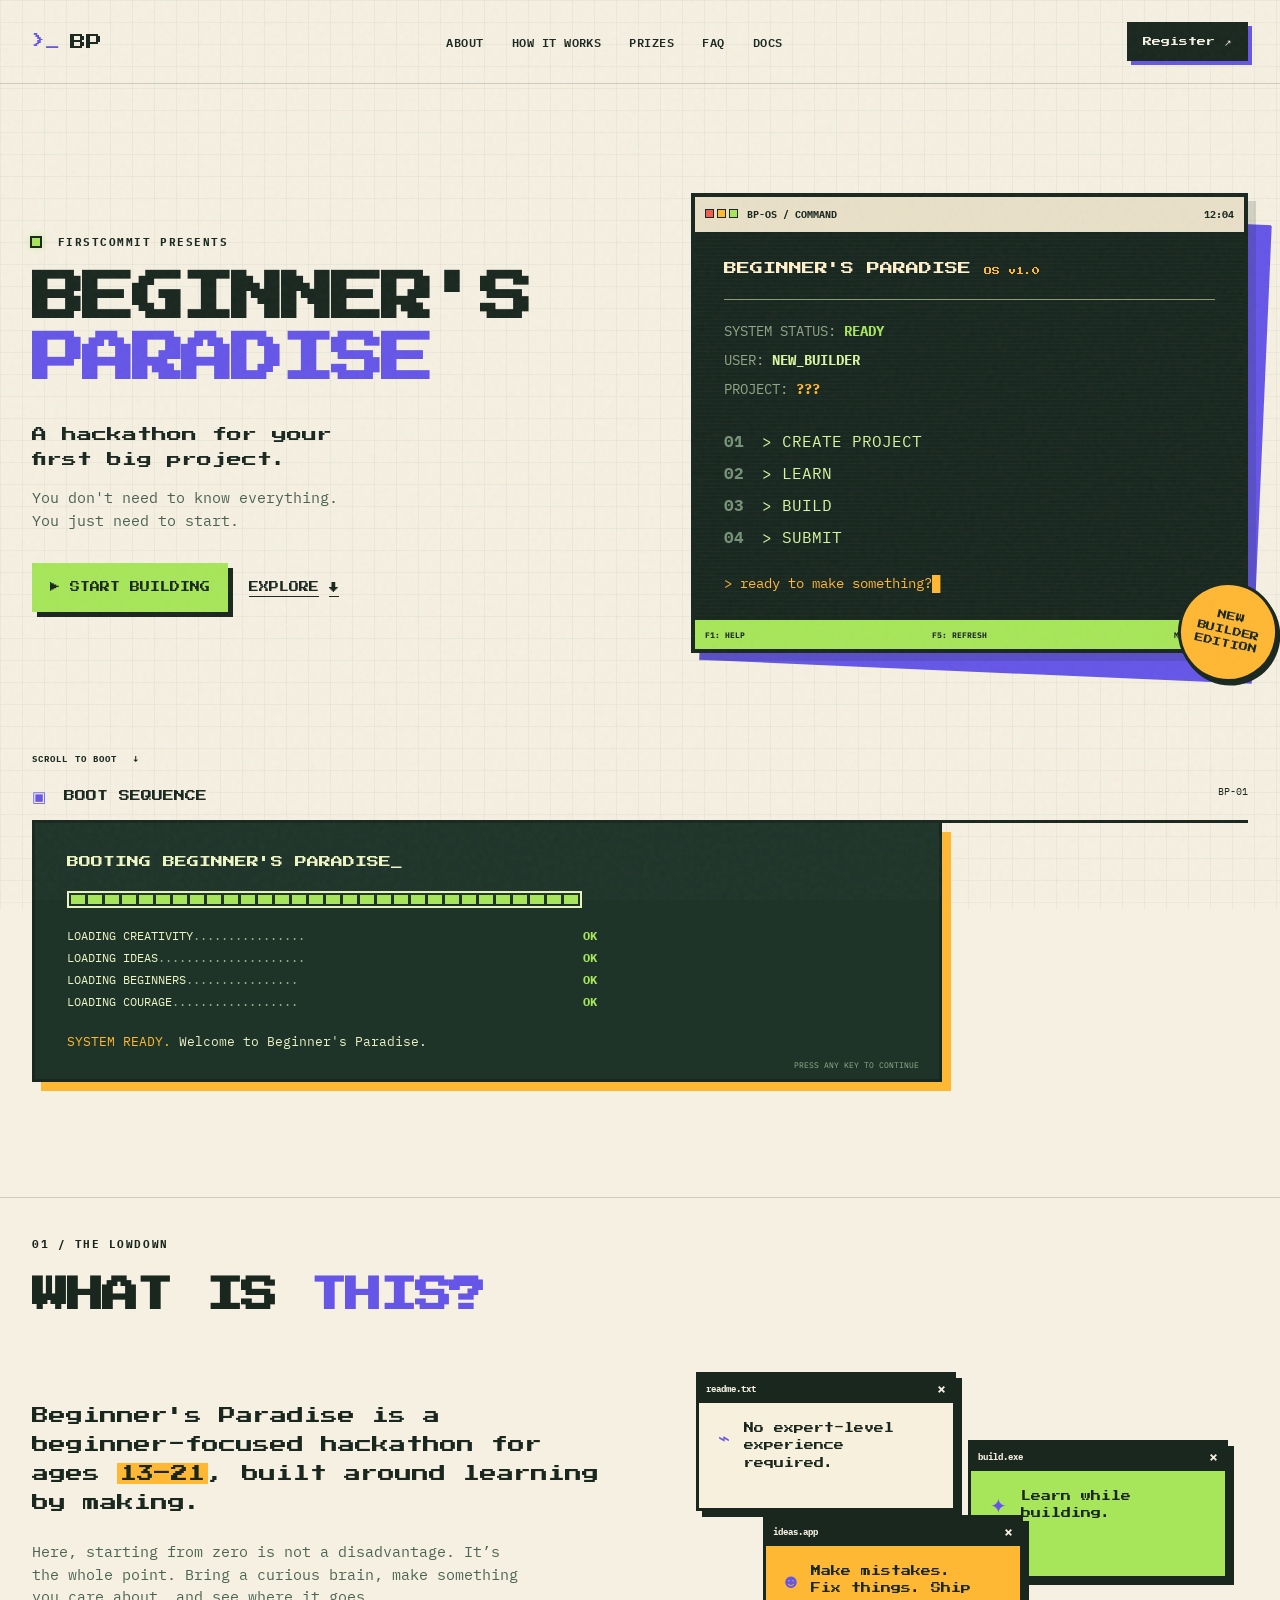
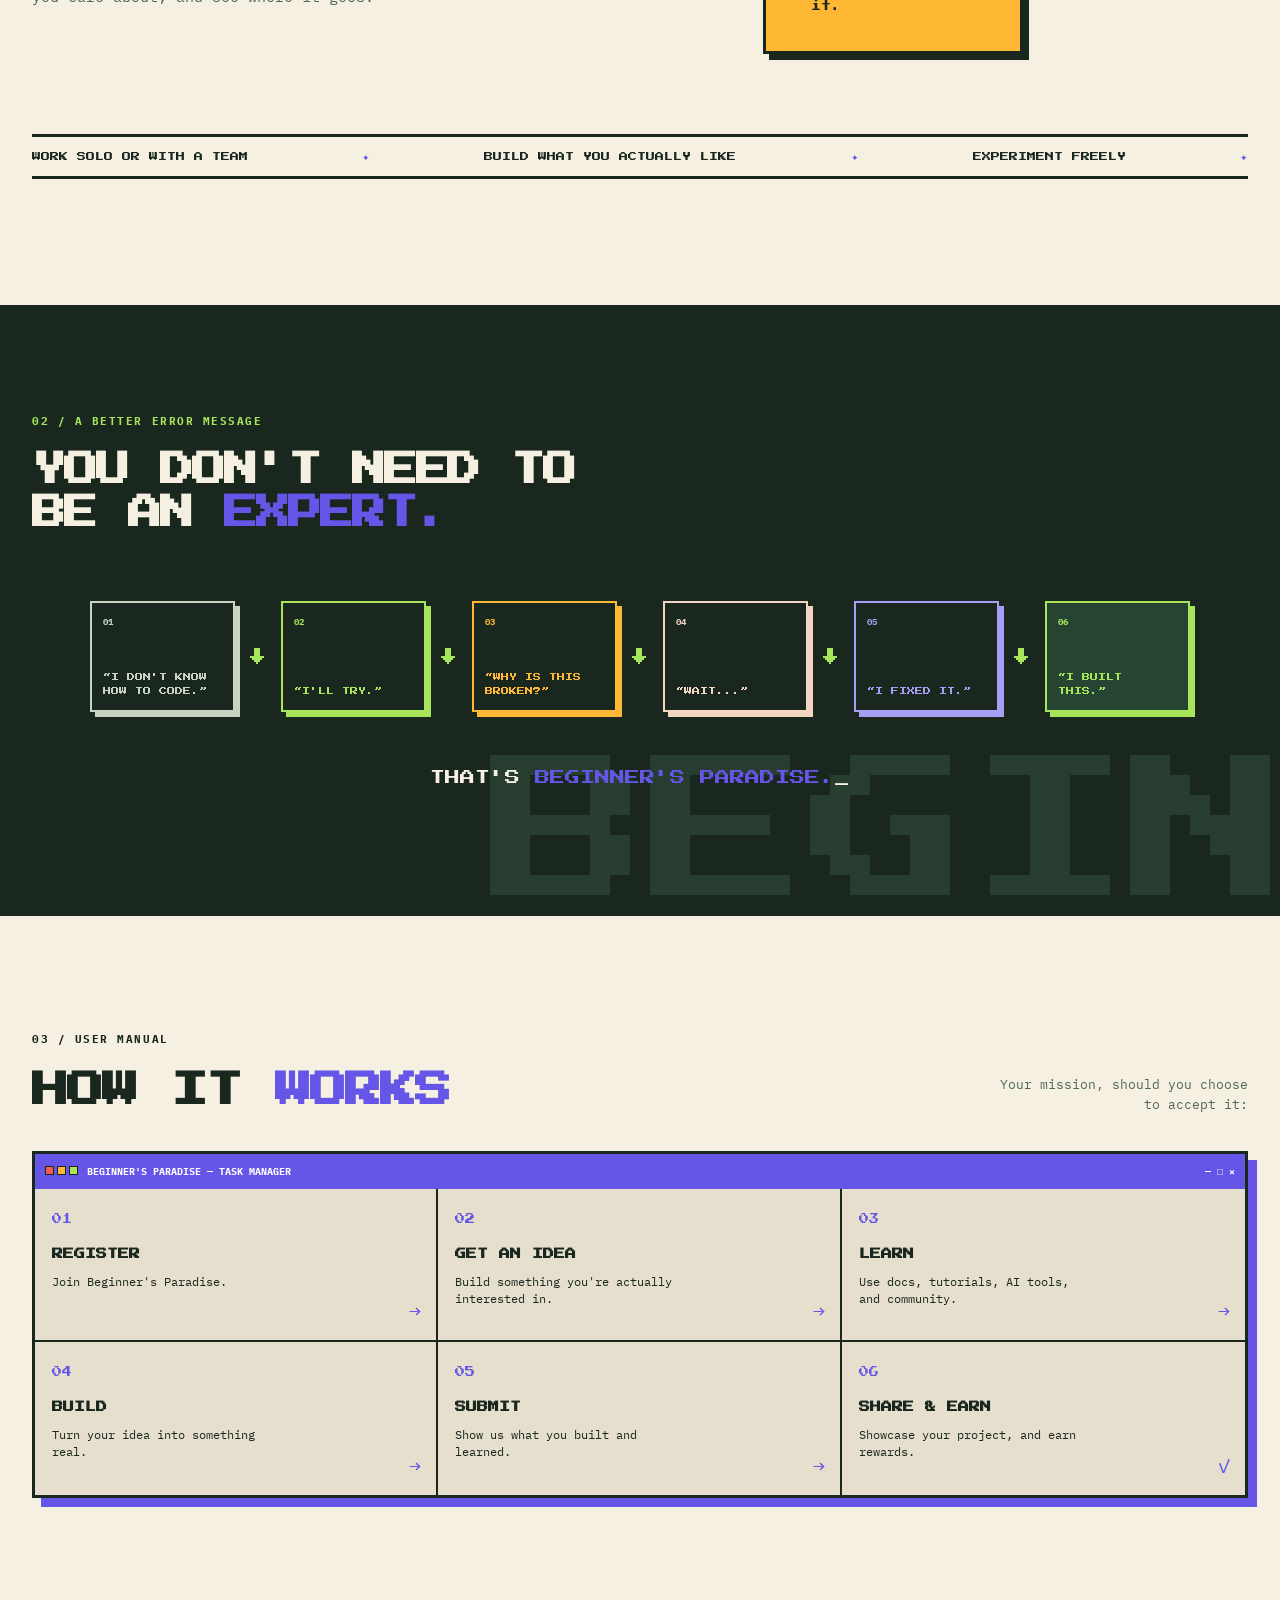
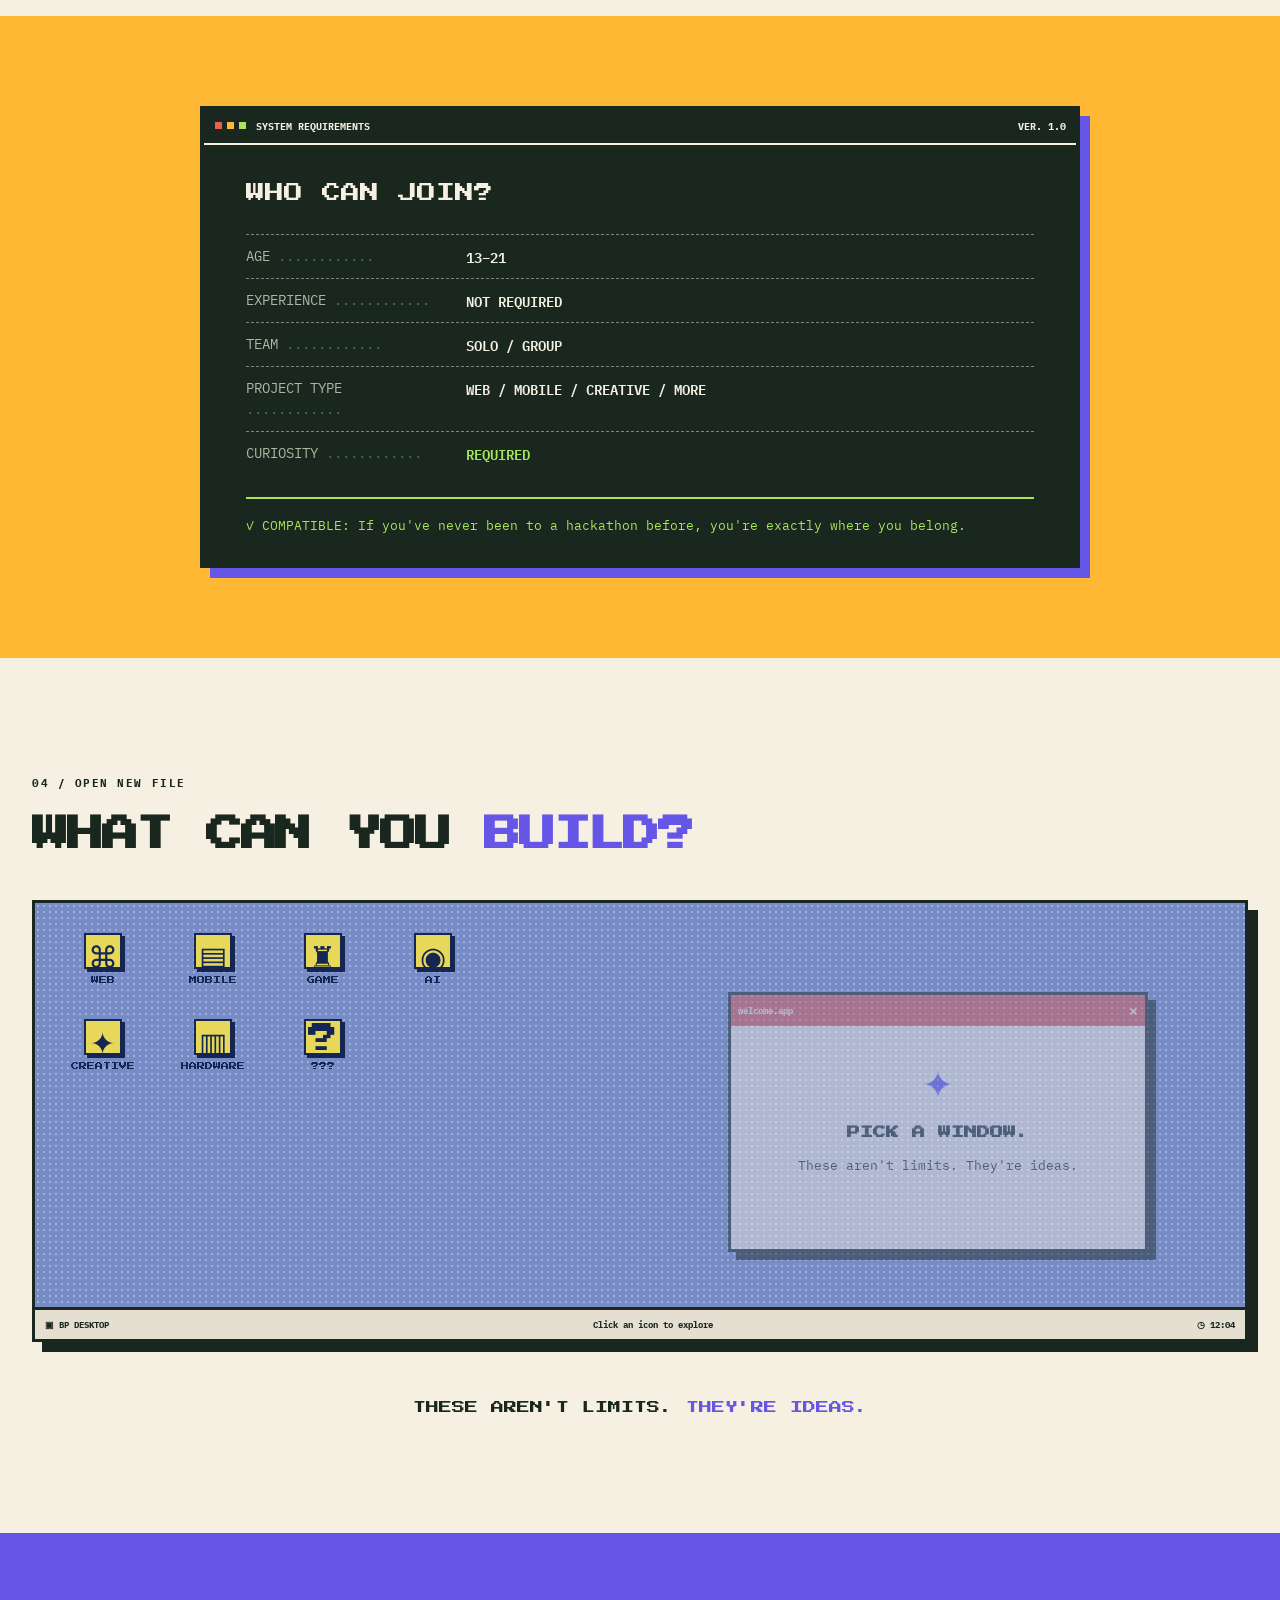
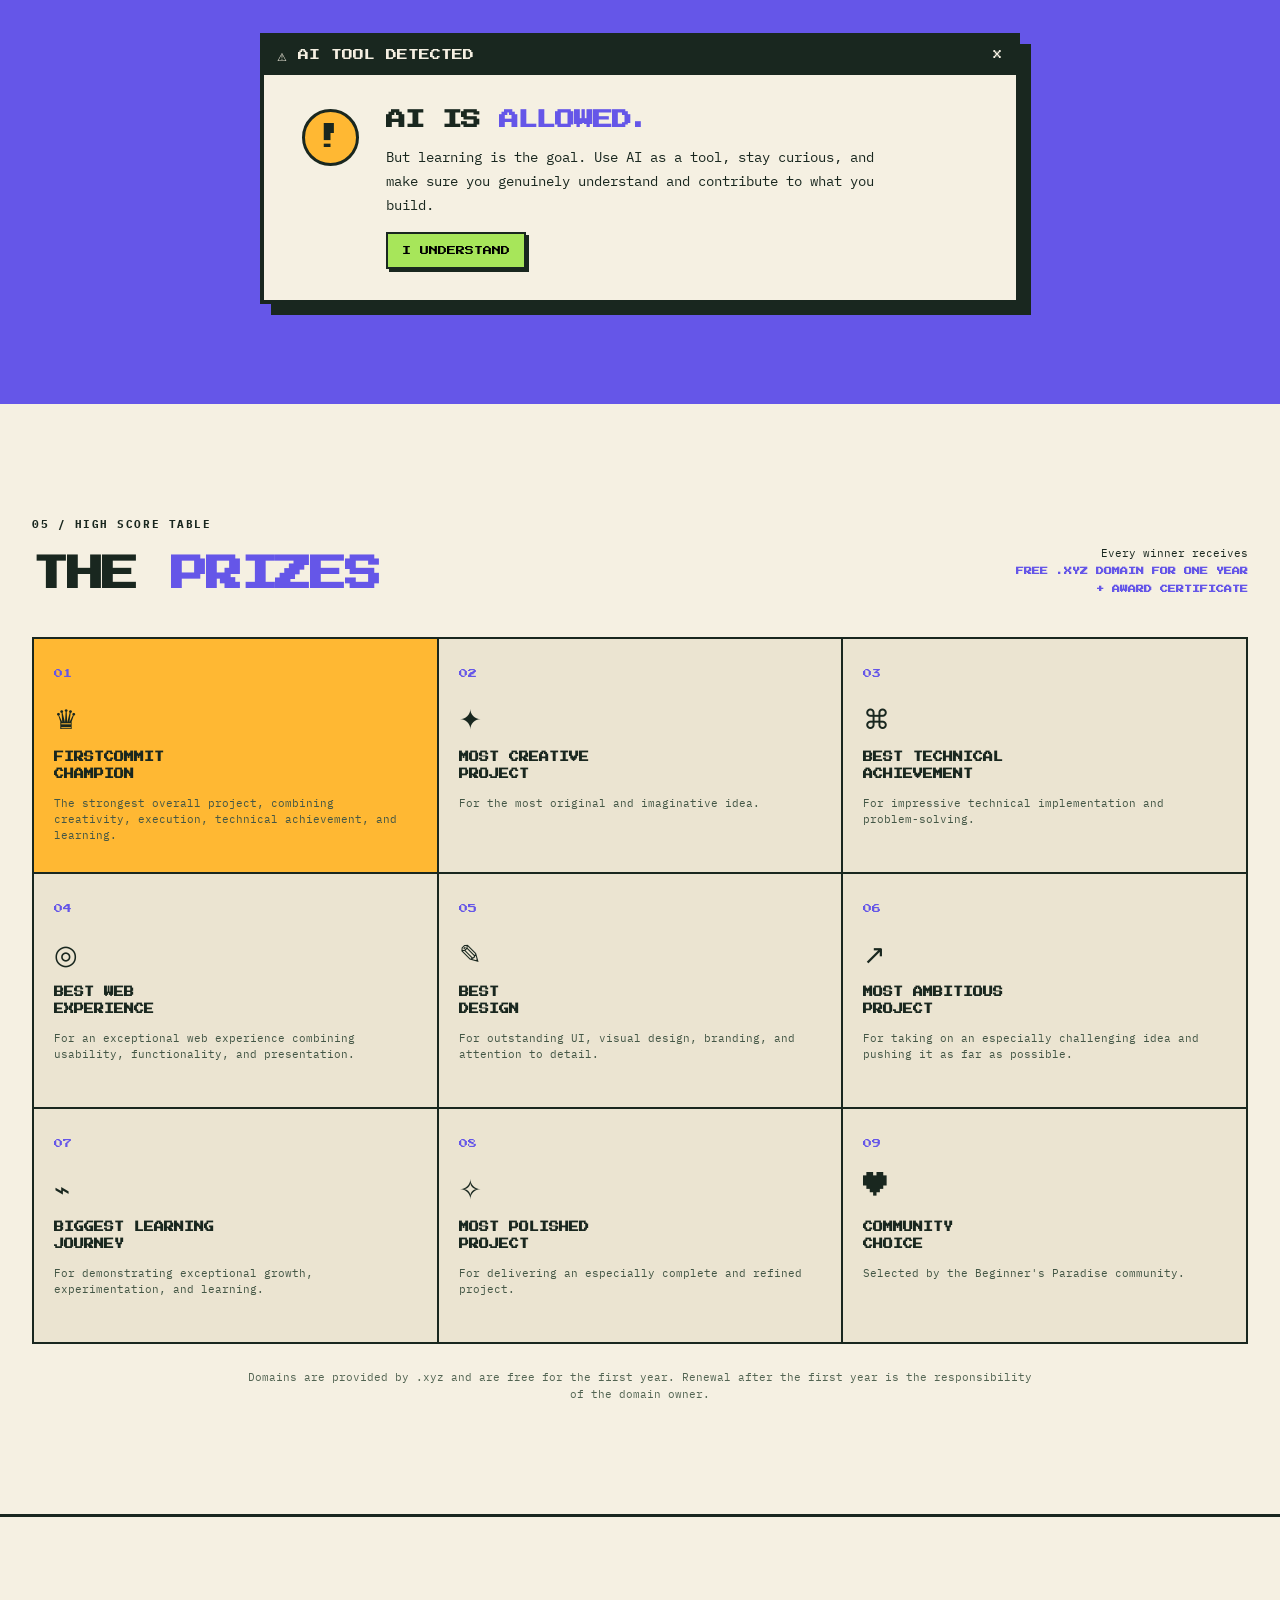
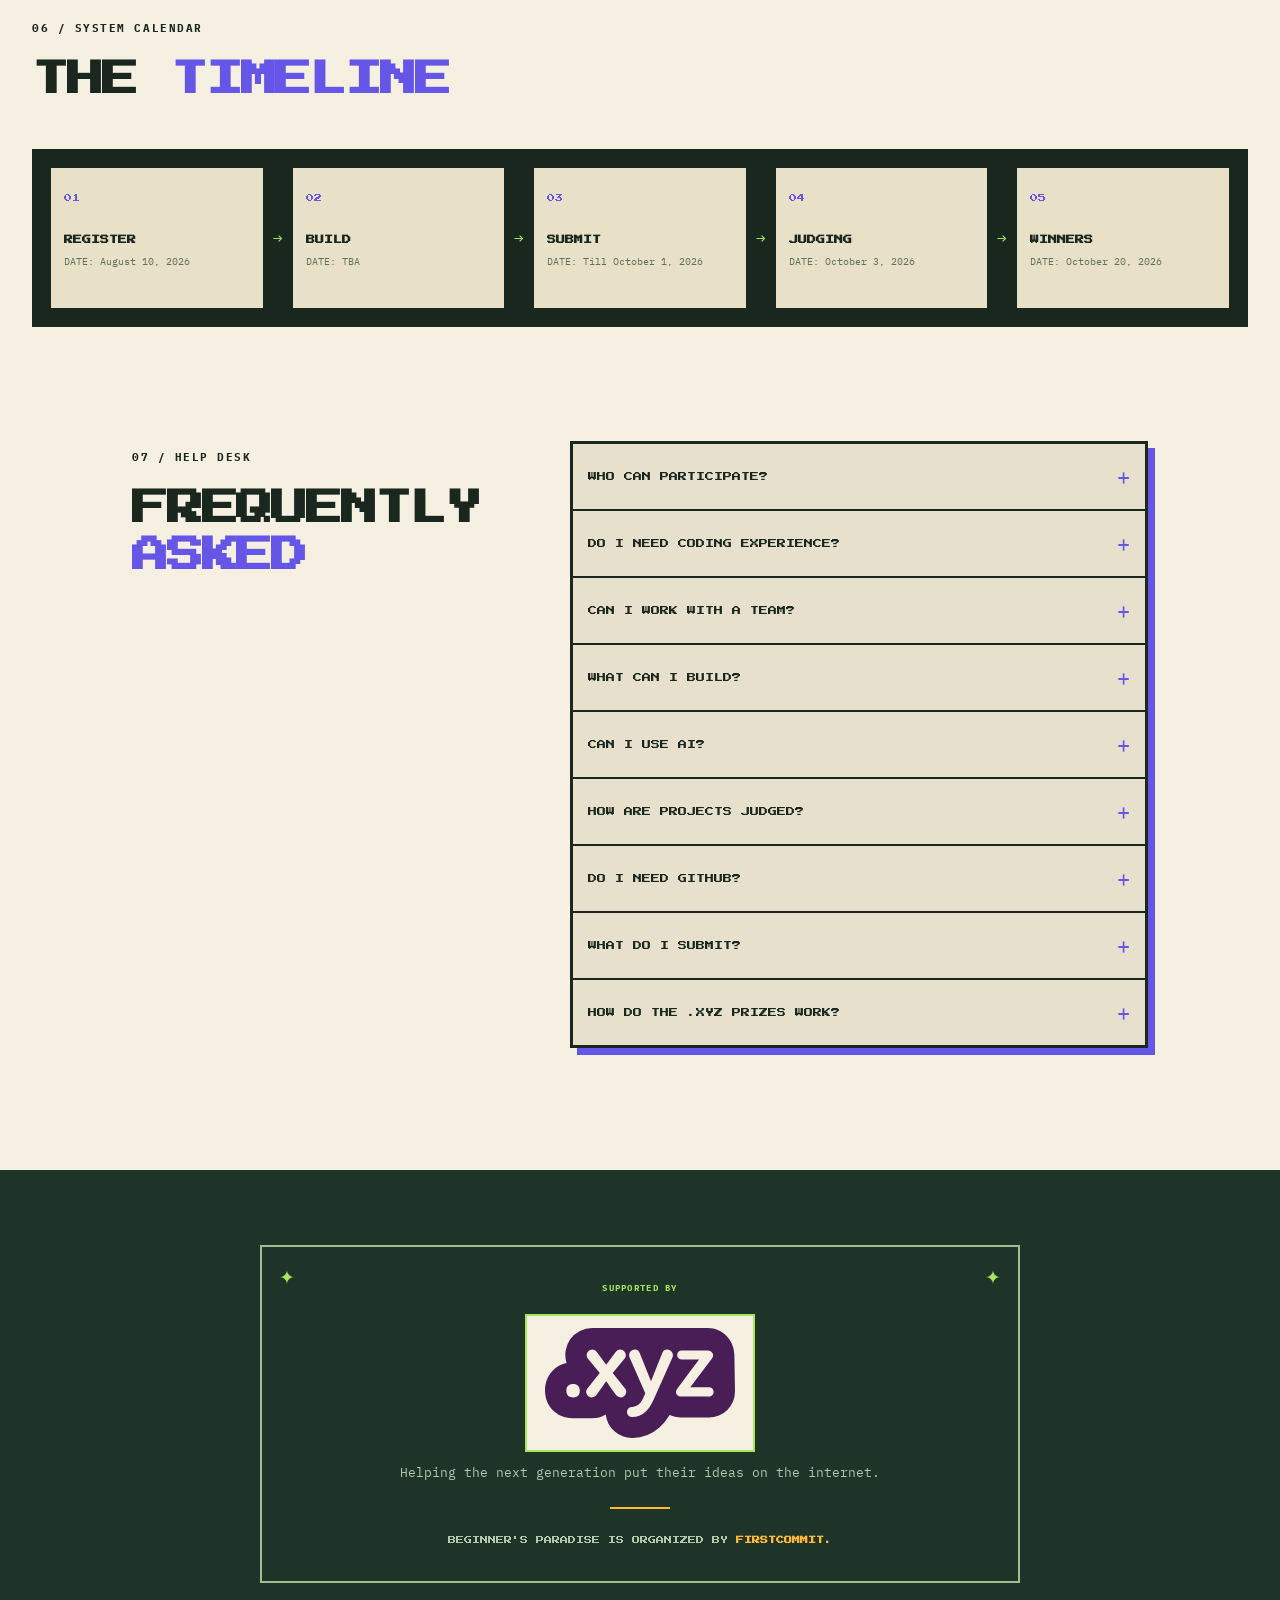
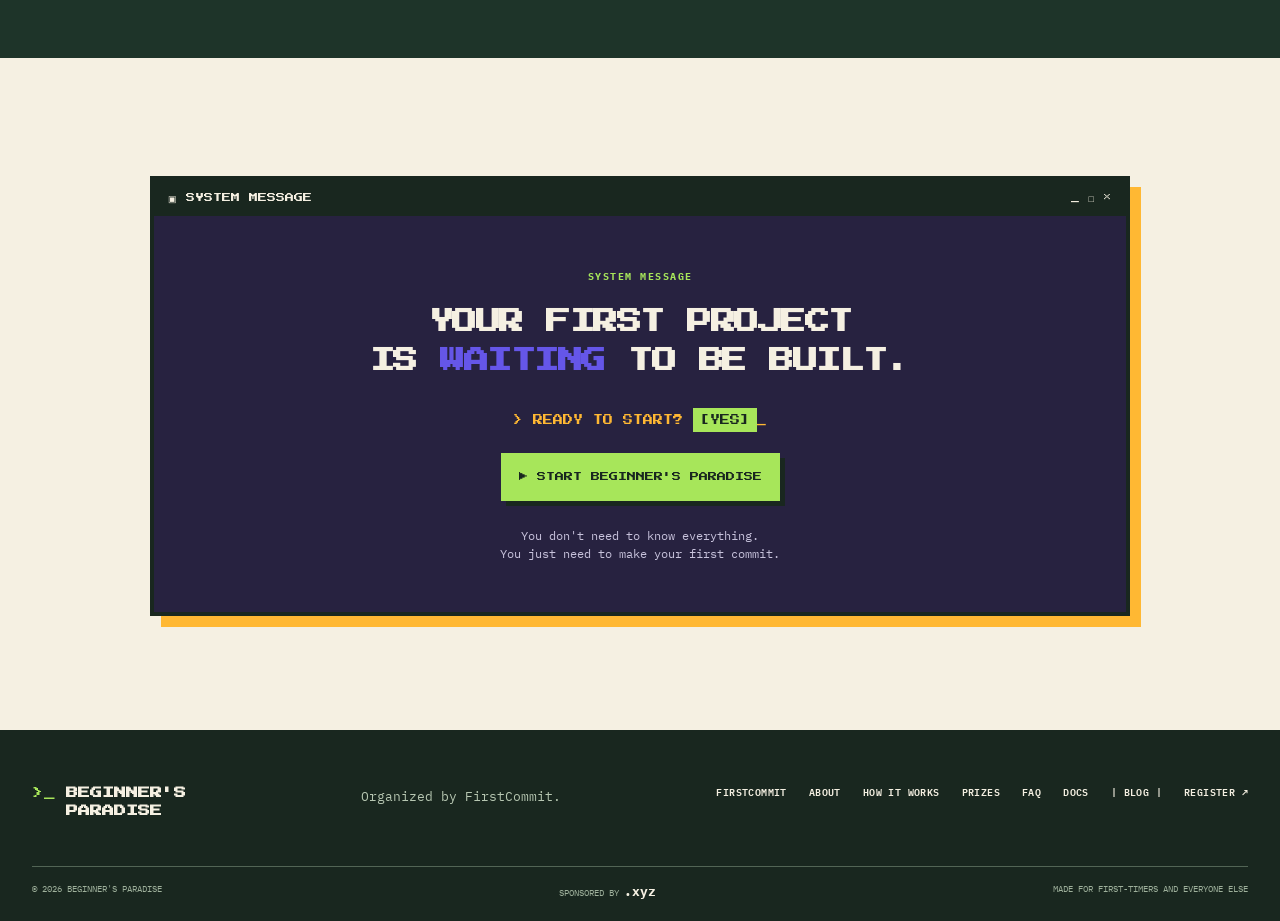
<file: index.html>
<!doctype html>
<html lang="en">
  <head>
    <meta charset="UTF-8" />
    <meta name="viewport" content="width=device-width, initial-scale=1.0" />
    <meta name="description" content="Beginner's Paradise — a hackathon for your first big project." />
    <title>Beginner's Paradise — Build Your First Big Thing</title>
    <link rel="icon" href="assets/favicon.svg" type="image/svg+xml" />
    <link rel="preconnect" href="https://fonts.googleapis.com" />
    <link rel="preconnect" href="https://fonts.gstatic.com" crossorigin />
    <link href="https://fonts.googleapis.com/css2?family=IBM+Plex+Mono:wght@400;500;600;700&family=Press+Start+2P&display=swap" rel="stylesheet" />
    <link rel="stylesheet" href="styles.css" />
    <link rel="stylesheet" href="responsive.css" />
    <link rel="stylesheet" href="sponsor-logo.css" />
  </head>
  <body>
    <div class="site-noise" aria-hidden="true"></div>
    <div class="pixel-grid" aria-hidden="true"></div>

    <header class="topbar">
      <a class="brand-mark" href="#top" aria-label="Beginner's Paradise home">
        <span class="brand-caret">&gt;_</span>
        <span>BP</span>
      </a>
      <nav aria-label="Main navigation">
        <a href="#about">About</a>
        <a href="#how-it-works">How it works</a>
        <a href="#prizes">Prizes</a>
        <a href="#faq">FAQ</a>
        <a href="https://docs.firstcommit.xyz/">Docs</a>
      </nav>
      <a class="nav-register" href="https://firstcommit.devpost.com" target="_blank" rel="noreferrer">Register <span>↗</span></a>
    </header>

    <main id="top">
      <section class="hero section-shell">
        <div class="hero-copy reveal">
          <p class="eyebrow"><span class="led"></span> FIRSTCOMMIT PRESENTS</p>
          <h1>BEGINNER'S<br /><em>PARADISE</em></h1>
          <p class="hero-statement">A hackathon for your<br />first big project.</p>
          <p class="hero-description">You don't need to know everything.<br />You just need to start.</p>
          <div class="hero-actions">
            <a class="button button-primary" href="https://firstcommit.devpost.com" target="_blank" rel="noreferrer"><span>▶</span> Start building</a>
            <a class="button button-ghost" href="#about">Explore <span>↓</span></a>
          </div>
        </div>

        <div class="terminal-wrap reveal delay-1">
          <div class="terminal-shadow"></div>
          <article class="terminal" aria-label="Beginner's Paradise OS terminal">
            <div class="terminal-top">
              <span class="terminal-label"><i></i><i></i><i></i> BP-OS / COMMAND</span>
              <span class="terminal-time">12:04</span>
            </div>
            <div class="terminal-body">
              <p class="terminal-title">BEGINNER'S PARADISE <span>OS v1.0</span></p>
              <div class="terminal-rule"></div>
              <p><span class="muted">SYSTEM STATUS:</span> <strong class="green">READY</strong></p>
              <p><span class="muted">USER:</span> <strong>NEW_BUILDER</strong></p>
              <p><span class="muted">PROJECT:</span> <strong class="amber">???</strong></p>
              <div class="terminal-options" aria-hidden="true">
                <p><b>01</b> &gt; CREATE PROJECT</p>
                <p><b>02</b> &gt; LEARN</p>
                <p><b>03</b> &gt; BUILD</p>
                <p><b>04</b> &gt; SUBMIT</p>
              </div>
              <p class="terminal-prompt"><span>&gt;</span> <span id="terminal-type"></span><span class="cursor">█</span></p>
            </div>
            <div class="terminal-bottom"><span>F1: HELP</span><span>F5: REFRESH</span><span>MEM: 640K OK</span></div>
          </article>
          <div class="terminal-sticker">NEW<br />BUILDER<br />EDITION</div>
        </div>

        <div class="hero-scroll">SCROLL TO BOOT <span>↓</span></div>
      </section>

      <section class="boot section-shell reveal" aria-label="Boot sequence">
        <div class="boot-heading"><span class="square-icon">▣</span> BOOT SEQUENCE <span class="boot-version">BP-01</span></div>
        <div class="boot-content">
          <p class="boot-title">BOOTING BEGINNER'S PARADISE<span class="cursor">_</span></p>
          <div class="progress-track"><div class="progress-fill"></div></div>
          <div class="boot-lines">
            <p><span>LOADING CREATIVITY</span><b>................</b><strong>OK</strong></p>
            <p><span>LOADING IDEAS</span><b>.....................</b><strong>OK</strong></p>
            <p><span>LOADING BEGINNERS</span><b>................</b><strong>OK</strong></p>
            <p><span>LOADING COURAGE</span><b>..................</b><strong>OK</strong></p>
          </div>
          <p class="boot-ready">SYSTEM READY. <span>Welcome to Beginner's Paradise.</span></p>
        </div>
      </section>

      <section id="about" class="about section-shell">
        <div class="section-heading reveal">
          <p class="eyebrow">01 / THE LOWDOWN</p>
          <h2>WHAT IS <em>THIS?</em></h2>
        </div>
        <div class="about-layout">
          <div class="about-intro reveal">
            <p class="large-copy">Beginner's Paradise is a beginner-focused hackathon for ages <mark>13–21</mark>, built around learning by making.</p>
            <p>Here, starting from zero is not a disadvantage. It’s the whole point. Bring a curious brain, make something you care about, and see where it goes.</p>
          </div>
          <div class="window-stack">
            <article class="retro-window window-a reveal delay-1"><div class="window-bar"><span>readme.txt</span><b>×</b></div><div class="window-content"><span class="window-icon">⌁</span><p>No expert-level<br />experience required.</p></div></article>
            <article class="retro-window window-b reveal delay-2"><div class="window-bar"><span>build.exe</span><b>×</b></div><div class="window-content"><span class="window-icon">✦</span><p>Learn while<br />building.</p></div></article>
            <article class="retro-window window-c reveal delay-3"><div class="window-bar"><span>ideas.app</span><b>×</b></div><div class="window-content"><span class="window-icon">☻</span><p>Make mistakes.<br />Fix things. Ship it.</p></div></article>
          </div>
        </div>
        <div class="about-ticker"><span>WORK SOLO OR WITH A TEAM</span><i>✦</i><span>BUILD WHAT YOU ACTUALLY LIKE</span><i>✦</i><span>EXPERIMENT FREELY</span><i>✦</i></div>
      </section>

      <section class="philosophy section-shell">
        <div class="section-heading reveal"><p class="eyebrow">02 / A BETTER ERROR MESSAGE</p><h2>YOU DON'T NEED TO<br />BE AN <em>EXPERT.</em></h2></div>
        <div class="journey reveal">
          <div class="journey-step step-1"><span>01</span><p>“I DON'T KNOW<br />HOW TO CODE.”</p></div><div class="journey-arrow">↓</div>
          <div class="journey-step step-2"><span>02</span><p>“I'LL TRY.”</p></div><div class="journey-arrow">↓</div>
          <div class="journey-step step-3"><span>03</span><p>“WHY IS THIS<br />BROKEN?”</p></div><div class="journey-arrow">↓</div>
          <div class="journey-step step-4"><span>04</span><p>“WAIT...”</p></div><div class="journey-arrow">↓</div>
          <div class="journey-step step-5"><span>05</span><p>“I FIXED IT.”</p></div><div class="journey-arrow">↓</div>
          <div class="journey-step step-6"><span>06</span><p>“I BUILT<br />THIS.”</p></div>
        </div>
        <p class="philosophy-end reveal">THAT'S <em>BEGINNER'S PARADISE.</em><span class="cursor">_</span></p>
      </section>

      <section id="how-it-works" class="how section-shell">
        <div class="how-top"><div class="section-heading reveal"><p class="eyebrow">03 / USER MANUAL</p><h2>HOW IT <em>WORKS</em></h2></div><p class="how-note reveal">Your mission, should you choose<br />to accept it:</p></div>
        <div class="os-panel reveal">
          <div class="os-titlebar"><span><i></i><i></i><i></i> BEGINNER'S PARADISE — TASK MANAGER</span><b>— □ ×</b></div>
          <div class="os-steps">
            <article><span class="step-num">01</span><div><h3>REGISTER</h3><p>Join Beginner's Paradise.</p></div><i>→</i></article>
            <article><span class="step-num">02</span><div><h3>GET AN IDEA</h3><p>Build something you're actually interested in.</p></div><i>→</i></article>
            <article><span class="step-num">03</span><div><h3>LEARN</h3><p>Use docs, tutorials, AI tools, and community.</p></div><i>→</i></article>
            <article><span class="step-num">04</span><div><h3>BUILD</h3><p>Turn your idea into something real.</p></div><i>→</i></article>
            <article><span class="step-num">05</span><div><h3>SUBMIT</h3><p>Show us what you built and learned.</p></div><i>→</i></article>
            <article><span class="step-num">06</span><div><h3>SHARE & EARN</h3><p>Showcase your project, and earn rewards.</p></div><i>✓</i></article>
          </div>
        </div>
      </section>

      <section class="requirements section-shell">
        <div class="requirements-terminal reveal"><div class="terminal-top"><span class="terminal-label"><i></i><i></i><i></i> SYSTEM REQUIREMENTS</span><span>VER. 1.0</span></div><div class="requirements-body"><p class="requirements-heading">WHO CAN JOIN?</p><dl><div><dt>AGE</dt><dd>13–21</dd></div><div><dt>EXPERIENCE</dt><dd>NOT REQUIRED</dd></div><div><dt>TEAM</dt><dd>SOLO / GROUP</dd></div><div><dt>PROJECT TYPE</dt><dd>WEB / MOBILE / CREATIVE / MORE</dd></div><div><dt>CURIOSITY</dt><dd class="required">REQUIRED</dd></div></dl><p class="requirements-result">✓ COMPATIBLE: If you've never been to a hackathon before, you're exactly where you belong.</p></div></div>
      </section>

      <section class="build section-shell">
        <div class="section-heading reveal"><p class="eyebrow">04 / OPEN NEW FILE</p><h2>WHAT CAN YOU <em>BUILD?</em></h2></div>
        <div class="desktop reveal">
          <div class="desktop-icons">
            <button data-app="web"><span>⌘</span>WEB</button><button data-app="mobile"><span>▤</span>MOBILE</button><button data-app="game"><span>♜</span>GAME</button><button data-app="ai"><span>◉</span>AI</button><button data-app="creative"><span>✦</span>CREATIVE</button><button data-app="hardware"><span>▥</span>HARDWARE</button><button data-app="unknown"><span>?</span>???</button>
          </div>
          <div class="app-window" id="app-window"><div class="window-bar"><span id="app-name">welcome.app</span><b id="close-app">×</b></div><div class="app-inner"><div class="app-art">✦</div><h3 id="app-title">PICK A WINDOW.</h3><p id="app-copy">These aren't limits. They're ideas.</p></div></div>
          <div class="desktop-status"><span>▣ BP DESKTOP</span><span>Click an icon to explore</span><span>◷ 12:04</span></div>
        </div>
        <p class="build-end reveal">THESE AREN'T LIMITS. <em>THEY'RE IDEAS.</em></p>
      </section>

      <section class="ai section-shell">
        <div class="dialog reveal"><div class="dialog-title"><span>⚠ AI TOOL DETECTED</span><b>×</b></div><div class="dialog-content"><div class="warning-icon">!</div><div><h2>AI IS <em>ALLOWED.</em></h2><p>But learning is the goal. Use AI as a tool, stay curious, and make sure you genuinely understand and contribute to what you build.</p><button class="dialog-button" type="button">I UNDERSTAND</button></div></div></div>
      </section>

      <section id="prizes" class="prizes section-shell">
        <div class="prizes-head reveal"><div class="section-heading"><p class="eyebrow">05 / HIGH SCORE TABLE</p><h2>THE <em>PRIZES</em></h2></div><p>Every winner receives<br /><strong>FREE .XYZ DOMAIN FOR ONE YEAR<br />+ AWARD CERTIFICATE</strong></p></div>
        <div class="award-grid">
          <article class="award gold reveal"><span class="award-rank">01</span><span class="award-icon">♛</span><h3>FIRSTCOMMIT<br />CHAMPION</h3><p>The strongest overall project, combining creativity, execution, technical achievement, and learning.</p></article>
          <article class="award reveal delay-1"><span class="award-rank">02</span><span class="award-icon">✦</span><h3>MOST CREATIVE<br />PROJECT</h3><p>For the most original and imaginative idea.</p></article>
          <article class="award reveal delay-2"><span class="award-rank">03</span><span class="award-icon">⌘</span><h3>BEST TECHNICAL<br />ACHIEVEMENT</h3><p>For impressive technical implementation and problem-solving.</p></article>
          <article class="award reveal"><span class="award-rank">04</span><span class="award-icon">◎</span><h3>BEST WEB<br />EXPERIENCE</h3><p>For an exceptional web experience combining usability, functionality, and presentation.</p></article>
          <article class="award reveal delay-1"><span class="award-rank">05</span><span class="award-icon">✎</span><h3>BEST<br />DESIGN</h3><p>For outstanding UI, visual design, branding, and attention to detail.</p></article>
          <article class="award reveal delay-2"><span class="award-rank">06</span><span class="award-icon">↗</span><h3>MOST AMBITIOUS<br />PROJECT</h3><p>For taking on an especially challenging idea and pushing it as far as possible.</p></article>
          <article class="award reveal"><span class="award-rank">07</span><span class="award-icon">⌁</span><h3>BIGGEST LEARNING<br />JOURNEY</h3><p>For demonstrating exceptional growth, experimentation, and learning.</p></article>
          <article class="award reveal delay-1"><span class="award-rank">08</span><span class="award-icon">✧</span><h3>MOST POLISHED<br />PROJECT</h3><p>For delivering an especially complete and refined project.</p></article>
          <article class="award reveal delay-2"><span class="award-rank">09</span><span class="award-icon">♥</span><h3>COMMUNITY<br />CHOICE</h3><p>Selected by the Beginner's Paradise community.</p></article>
        </div>
        <p class="prize-note">Domains are provided by .xyz and are free for the first year. Renewal after the first year is the responsibility of the domain owner.</p>
      </section>

      <section class="timeline section-shell">
        <div class="section-heading reveal"><p class="eyebrow">06 / SYSTEM CALENDAR</p><h2>THE <em>TIMELINE</em></h2></div>
        <div class="timeline-track reveal"><article><span>01</span><h3>REGISTER</h3><p>DATE: August 10, 2026</p></article><i>→</i><article><span>02</span><h3>BUILD</h3><p>DATE: TBA</p></article><i>→</i><article><span>03</span><h3>SUBMIT</h3><p>DATE: Till October 1, 2026</p></article><i>→</i><article><span>04</span><h3>JUDGING</h3><p>DATE: October 3, 2026</p></article><i>→</i><article><span>05</span><h3>WINNERS</h3><p>DATE: October 20, 2026</p></article></div>
      </section>

      <section id="faq" class="faq section-shell">
        <div class="section-heading reveal"><p class="eyebrow">07 / HELP DESK</p><h2>FREQUENTLY<br /><em>ASKED</em></h2></div>
        <div class="faq-list reveal">
          <details><summary>WHO CAN PARTICIPATE?<span>+</span></summary><p>Beginner's Paradise is for ages 13–21. Beginners are especially welcome.</p></details>
          <details><summary>DO I NEED CODING EXPERIENCE?<span>+</span></summary><p>No. Come ready to learn, experiment, and ask questions as you build.</p></details>
          <details><summary>CAN I WORK WITH A TEAM?<span>+</span></summary><p>Yes — you can build solo or collaborate with a group.</p></details>
          <details><summary>WHAT CAN I BUILD?<span>+</span></summary><p>Websites, apps, games, AI projects, creative experiments, hardware, or something entirely new.</p></details>
          <details><summary>CAN I USE AI?<span>+</span></summary><p>Yes. AI tools are allowed, but you should genuinely understand and contribute to your project.</p></details>
          <details><summary>HOW ARE PROJECTS JUDGED?<span>+</span></summary><p>Projects are recognized across creativity, execution, technical achievement, design, learning, and polish.</p></details>
          <details><summary>DO I NEED GITHUB?<span>+</span></summary><p>Not necessarily. Use the tools that help you build and clearly share what you made.</p></details>
          <details><summary>WHAT DO I SUBMIT?<span>+</span></summary><p>Submit your project along with a clear explanation of what you built and what you learned.</p></details>
          <details><summary>HOW DO THE .XYZ PRIZES WORK?<span>+</span></summary><p>Winners receive a free .xyz domain for one year and an award certificate. Renewal after the first year is the domain owner’s responsibility.</p></details>
        </div>
      </section>

      <section class="sponsor section-shell"><div class="sponsor-panel reveal"><p class="eyebrow">SUPPORTED BY</p><img class="xyz-logo" src="assets/xyz-logo.svg" alt=".xyz" /><p>Helping the next generation put their ideas on the internet.</p><div class="sponsor-divider"></div><p class="organized">BEGINNER'S PARADISE IS ORGANIZED BY <strong>FIRSTCOMMIT.</strong></p></div></section>

      <section class="final-cta section-shell"><div class="shutdown reveal"><div class="shutdown-bar"><span>▣ SYSTEM MESSAGE</span><span>_ □ ×</span></div><div class="shutdown-content"><p class="system-label">SYSTEM MESSAGE</p><h2>YOUR FIRST PROJECT<br />IS <em>WAITING</em> TO BE BUILT.</h2><p class="ready-line">&gt; READY TO START? <span>[YES]</span><span class="cursor">_</span></p><a class="button button-primary" href="https://firstcommit.devpost.com" target="_blank" rel="noreferrer">▶ Start Beginner's Paradise</a><p class="final-small">You don't need to know everything.<br />You just need to make your first commit.</p></div></div></section>
    </main>

    <footer>
      <div class="footer-brand">
        <span>&gt;_</span><strong>BEGINNER'S<br />PARADISE</strong>
      </div>
        <p>Organized by FirstCommit.</p>
        <div class="footer-links">
          <a href="https://firstcommit.xyz" target="_blank">FirstCommit</a>
          <a href="#about">About</a>
          <a href="#how-it-works">How It Works</a>
          <a href="#prizes">Prizes</a>
          <a href="#faq">FAQ</a>
          <a href="https://docs.firstcommit.xyz/">Docs</a>
          <a href="https://blog.firstcommit.xyz/" target="_blank">| Blog | </a>
          <a href="https://firstcommit.devpost.com" target="_blank" rel="noreferrer">Register ↗</a>
        </div>
        <div class="footer-bottom">
          <span>© 2026 BEGINNER'S PARADISE</span>
          <span>SPONSORED BY <b>.xyz</b></span>
          <span>MADE FOR FIRST-TIMERS AND EVERYONE ELSE</span>
        </div>
        </footer>
    <script src="script.js"></script>
  </body>
</html>
</file>
<file: styles.css>
:root{--ink:#19271f;--paper:#f5f0e2;--cream:#e9e0c8;--green:#a7e65a;--deep-green:#1e3429;--amber:#ffb833;--violet:#6556e8;--purple:#39317b;--red:#f15c51;--line:#1d3025;--mono:'IBM Plex Mono',monospace;--pixel:'Press Start 2P',monospace}*{box-sizing:border-box}html{scroll-behavior:smooth}body{margin:0;background:var(--paper);color:var(--ink);font-family:var(--mono);font-size:16px;line-height:1.5;overflow-x:hidden}.site-noise{position:fixed;inset:0;opacity:.05;pointer-events:none;z-index:20;background-image:url("data:image/svg+xml,%3Csvg viewBox='0 0 180 180' xmlns='http://www.w3.org/2000/svg'%3E%3Cfilter id='n'%3E%3CfeTurbulence type='fractalNoise' baseFrequency='.9' numOctaves='4' stitchTiles='stitch'/%3E%3C/filter%3E%3Crect width='100%25' height='100%25' filter='url(%23n)' opacity='.85'/%3E%3C/svg%3E")}.pixel-grid{background-image:linear-gradient(rgba(25,39,31,.04) 1px,transparent 1px),linear-gradient(90deg,rgba(25,39,31,.04) 1px,transparent 1px);background-size:22px 22px;position:absolute;inset:0 0 auto;height:910px;pointer-events:none}.topbar{height:84px;display:flex;align-items:center;justify-content:space-between;max-width:1280px;margin:auto;padding:0 32px;border-bottom:1px solid rgba(25,39,31,.18);position:relative;z-index:2}.brand-mark{color:var(--ink);text-decoration:none;font-family:var(--pixel);font-size:16px;display:flex;gap:10px;align-items:center}.brand-caret{color:var(--violet);font-size:14px}.topbar nav{display:flex;gap:28px}.topbar nav a,.footer-links a{color:var(--ink);font-size:12px;font-weight:600;text-decoration:none;text-transform:uppercase;letter-spacing:.04em}.topbar nav a:hover,.footer-links a:hover{color:var(--violet)}.nav-register{font-family:var(--pixel);font-size:9px;text-decoration:none;color:var(--paper);background:var(--ink);padding:13px 16px;box-shadow:4px 4px 0 var(--violet)}.nav-register:hover{transform:translate(2px,2px);box-shadow:2px 2px 0 var(--violet)}.section-shell{max-width:1280px;margin:0 auto;padding-left:32px;padding-right:32px}.hero{display:grid;grid-template-columns:1.05fr .95fr;min-height:700px;gap:44px;align-items:center;position:relative;padding-top:60px;padding-bottom:82px}.eyebrow{font-size:11px;font-weight:700;letter-spacing:.14em;margin:0 0 19px;text-transform:uppercase}.led{display:inline-block;width:8px;height:8px;background:var(--green);box-shadow:0 0 0 2px var(--ink),0 0 8px var(--green);margin-right:9px}.hero h1,.section-heading h2,.dialog h2,.shutdown h2{font-family:var(--pixel);font-size:53px;line-height:1.15;letter-spacing:-.06em;margin:0}.hero h1 em,.section-heading em,.dialog em,.shutdown em,.philosophy-end em,.build-end em{font-style:normal;color:var(--violet)}.hero-statement{font-family:var(--pixel);font-size:15px;line-height:1.65;margin:32px 0 15px}.hero-description{font-size:15px;margin:0;color:#496050}.hero-actions{display:flex;gap:13px;margin-top:31px;align-items:center}.button{font-family:var(--pixel);font-size:10px;text-decoration:none;text-transform:uppercase;padding:17px 18px;display:inline-flex;align-items:center;gap:10px;transition:transform .15s,box-shadow .15s;border:none;cursor:pointer}.button-primary{color:var(--ink);background:var(--green);box-shadow:5px 5px 0 var(--ink)}.button-primary:hover{transform:translate(3px,3px);box-shadow:2px 2px 0 var(--ink)}.button-ghost{color:var(--ink);padding:16px 8px;text-decoration:underline;text-underline-offset:4px}.terminal-wrap{position:relative}.terminal-shadow{position:absolute;inset:20px -14px -18px 18px;background:var(--violet);transform:rotate(2.5deg);z-index:-1}.terminal{background:#17261e;color:#d9f6a2;border:4px solid var(--ink);box-shadow:8px 8px 0 rgba(25,39,31,.16);font-size:14px}.terminal-top,.terminal-bottom,.os-titlebar,.window-bar{background:var(--cream);color:var(--ink);min-height:35px;padding:8px 10px;display:flex;justify-content:space-between;align-items:center;font-size:10px;font-weight:700}.terminal-top i,.os-titlebar i{display:inline-block;width:9px;height:9px;margin-right:3px;background:var(--red);border:1px solid var(--ink)}.terminal-top i:nth-child(2),.os-titlebar i:nth-child(2){background:var(--amber)}.terminal-top i:nth-child(3),.os-titlebar i:nth-child(3){background:var(--green)}.terminal-body{padding:27px 29px 18px;min-height:359px;background:repeating-linear-gradient(0deg,rgba(255,255,255,.022),rgba(255,255,255,.022) 1px,transparent 1px,transparent 4px)}.terminal-body p{margin:0 0 8px}.terminal-title{font-family:var(--pixel);font-size:13px;color:#fff0ca}.terminal-title span{font-size:8px;color:var(--amber)}.terminal-rule{height:1px;background:#8c9d72;margin:21px 0}.muted{color:#94a687}.green{color:var(--green)}.amber{color:var(--amber)}.terminal-options{margin:29px 0 24px}.terminal-options p{font-size:16px;transition:padding .2s}.terminal-options p:hover{padding-left:8px;color:var(--amber)}.terminal-options b{color:#779277;margin-right:8px}.terminal-prompt{color:var(--amber)}.cursor{animation:blink 1s steps(1) infinite}.terminal-bottom{min-height:29px;background:#a7e65a;color:var(--ink);font-size:8px;gap:10px}.terminal-sticker{position:absolute;right:-30px;bottom:-29px;background:var(--amber);border:3px solid var(--ink);width:100px;height:100px;border-radius:50%;font-family:var(--pixel);font-size:9px;line-height:1.5;padding-top:25px;text-align:center;transform:rotate(12deg);box-shadow:3px 3px 0 var(--ink)}.hero-scroll{position:absolute;bottom:19px;left:32px;font-size:9px;font-weight:700;letter-spacing:.12em}.hero-scroll span{margin-left:10px;display:inline-block;animation:bob 1.4s infinite}.boot{padding-bottom:115px}.boot-heading{font-family:var(--pixel);font-size:11px;border-bottom:3px solid var(--ink);padding-bottom:13px}.square-icon{color:var(--violet);font-size:15px;margin-right:7px}.boot-version{float:right;font-family:var(--mono);font-size:10px}.boot-content{border:3px solid var(--ink);border-top:0;background:var(--deep-green);color:#eef5c5;padding:30px 32px 28px;max-width:910px;position:relative;box-shadow:9px 9px 0 var(--amber)}.boot-content:after{content:'PRESS ANY KEY TO CONTINUE';font-size:8px;position:absolute;right:20px;bottom:8px;color:#93ae8d}.boot-title{font-family:var(--pixel);font-size:12px;margin:0 0 20px}.progress-track{height:17px;border:2px solid #e8f3bf;padding:2px;margin-bottom:19px;max-width:515px}.progress-fill{height:100%;width:100%;background:repeating-linear-gradient(90deg,var(--green) 0 14px,transparent 14px 17px);animation:progress 1.2s ease-out}.boot-lines{font-size:12px;max-width:530px}.boot-lines p{display:flex;margin:4px 0}.boot-lines b{color:#98b391;font-weight:400;flex:1;overflow:hidden}.boot-lines strong{color:var(--green)}.boot-ready{font-size:13px;color:var(--amber);margin:21px 0 0}.boot-ready span{color:#eaf0c4}.about{padding-top:38px;padding-bottom:126px;border-top:1px solid rgba(25,39,31,.18)}.section-heading h2{font-size:37px;line-height:1.28}.about-layout{display:grid;grid-template-columns:1fr 1fr;gap:68px;align-items:center;margin-top:46px}.about-intro .large-copy{font-family:var(--pixel);font-size:17px;line-height:1.7;margin:0 0 24px}.about-intro p:not(.large-copy){max-width:490px;color:#4c6453;font-size:15px}.about-intro mark{background:var(--amber);color:inherit;padding:2px 3px}.window-stack{position:relative;height:296px}.retro-window{border:3px solid var(--ink);position:absolute;background:#f7f0dd;box-shadow:6px 6px 0 var(--ink);width:260px}.window-bar{min-height:28px;padding:4px 7px;background:var(--ink);color:var(--paper);font-size:9px}.window-bar b{font-size:15px;line-height:.8}.window-content{padding:17px 19px;display:flex;gap:14px;align-items:start;min-height:105px}.window-content p{font-family:var(--pixel);font-size:10px;line-height:1.75;margin:0}.window-icon{font-family:var(--pixel);font-size:20px;color:var(--violet)}.window-a{left:22px;top:7px;transform:rotate(-4deg)}.window-b{right:20px;top:75px;background:var(--green);transform:rotate(4deg)}.window-c{left:89px;bottom:7px;background:var(--amber);transform:rotate(-1deg)}.about-ticker{font-family:var(--pixel);font-size:9px;display:flex;justify-content:space-between;gap:19px;border-top:3px solid var(--ink);border-bottom:3px solid var(--ink);margin-top:73px;padding:13px 0;white-space:nowrap;overflow:hidden}.about-ticker i{font-style:normal;color:var(--violet)}.philosophy{background:var(--ink);max-width:none;color:var(--paper);padding:108px max(32px,calc((100vw - 1216px)/2)) 112px;position:relative;overflow:hidden}.philosophy:after{content:'BEGIN';font-family:var(--pixel);position:absolute;font-size:160px;color:#273d30;right:-10px;bottom:-39px;z-index:0}.philosophy .eyebrow{color:var(--green)}.philosophy .section-heading{position:relative;z-index:1}.philosophy .section-heading h2{font-size:34px}.journey{display:flex;align-items:center;gap:15px;margin:65px auto 55px;max-width:1100px;position:relative;z-index:1}.journey-step{border:2px solid currentColor;width:145px;min-height:111px;padding:12px 11px;display:flex;flex-direction:column;justify-content:space-between;box-shadow:5px 5px 0 currentColor}.journey-step span{font-size:9px;font-weight:700}.journey-step p{font-family:var(--pixel);font-size:8px;line-height:1.75;margin:0}.journey-arrow{font-family:var(--pixel);font-size:16px;color:var(--green)}.step-1{color:#c8d4c1}.step-2{color:var(--green)}.step-3{color:var(--amber)}.step-4{color:#f2d6c1}.step-5{color:#a5a0f5}.step-6{color:var(--green);background:#264432}.philosophy-end{font-family:var(--pixel);font-size:15px;text-align:center;position:relative;z-index:1}.how{padding-top:115px;padding-bottom:118px}.how-top{display:flex;justify-content:space-between;align-items:end;margin-bottom:37px}.how-note{text-align:right;font-size:13px;color:#506653;margin:0}.os-panel{border:3px solid var(--ink);box-shadow:9px 9px 0 var(--violet)}.os-titlebar{background:var(--violet);color:white;min-height:35px;font-size:10px}.os-steps{display:grid;grid-template-columns:repeat(3,1fr);background:#e6dfcd}.os-steps article{border-right:2px solid var(--ink);border-bottom:2px solid var(--ink);padding:23px 17px;min-height:153px;position:relative;transition:background .2s}.os-steps article:nth-child(3n){border-right:0}.os-steps article:nth-last-child(-n+3){border-bottom:0}.os-steps article:hover{background:var(--green)}.step-num{display:block;color:var(--violet);font-family:var(--pixel);font-size:10px;margin-bottom:20px}.os-steps h3{font-family:var(--pixel);font-size:11px;margin:0 0 10px}.os-steps p{font-size:12px;line-height:1.4;margin:0;max-width:230px}.os-steps i{position:absolute;bottom:14px;right:15px;color:var(--violet);font-style:normal;font-size:20px}.requirements{max-width:none;padding:90px max(32px,calc((100vw - 1216px)/2));background:var(--amber)}.requirements-terminal{border:4px solid var(--ink);background:var(--ink);box-shadow:10px 10px 0 var(--violet);max-width:880px;margin:auto}.requirements-terminal .terminal-top{background:var(--ink);color:var(--paper);border-bottom:2px solid var(--paper)}.requirements-body{color:var(--paper);padding:34px 42px 29px}.requirements-heading{font-family:var(--pixel);font-size:19px;margin:0 0 26px}.requirements-body dl{margin:0}.requirements-body dl div{display:grid;grid-template-columns:195px 1fr;gap:25px;border-top:1px dashed #788979;padding:11px 0;font-size:14px}.requirements-body dt{color:#aab9a4}.requirements-body dt:after{content:' ............';color:#536956}.requirements-body dd{margin:0;font-weight:600}.requirements-body .required{color:var(--green)}.requirements-result{border-top:2px solid var(--green);padding-top:17px;margin:22px 0 0;color:var(--green);font-size:13px}.build{padding-top:117px;padding-bottom:115px}.desktop{margin-top:42px;border:3px solid var(--ink);height:442px;background-color:#778bc4;background-image:radial-gradient(#9fafe3 1px,transparent 1px);background-size:6px 6px;position:relative;box-shadow:10px 10px 0 var(--ink);overflow:hidden}.desktop-icons{display:grid;grid-template-columns:repeat(4,85px);gap:23px 25px;padding:25px}.desktop-icons button{font-family:var(--pixel);font-size:8px;border:0;background:transparent;color:#142651;display:flex;flex-direction:column;align-items:center;gap:5px;cursor:pointer;padding:5px;line-height:1.5}.desktop-icons button span{font-size:30px;line-height:1;background:#e7d85a;border:2px solid #142651;width:38px;height:36px;padding-top:3px;box-shadow:3px 3px 0 #142651}.desktop-icons button:hover span,.desktop-icons button.selected span{background:var(--green);transform:translate(-1px,-1px)}.app-window{position:absolute;width:420px;min-height:260px;right:8%;top:59px;background:var(--paper);border:3px solid var(--ink);box-shadow:8px 8px 0 var(--ink);transform:translateY(30px);opacity:.45;transition:.25s}.app-window.app-active{transform:translateY(0);opacity:1}.app-window .window-bar{background:#db5a55;min-height:31px}.app-window .window-bar b{cursor:pointer}.app-inner{padding:25px;text-align:center}.app-art{font-family:var(--pixel);font-size:38px;color:var(--violet);margin-bottom:14px}.app-inner h3{font-family:var(--pixel);font-size:13px;line-height:1.7;margin:0 0 12px}.app-inner p{font-size:13px;margin:0}.desktop-status{position:absolute;bottom:0;left:0;right:0;padding:8px 10px;background:#e4dfd0;border-top:3px solid var(--ink);display:flex;justify-content:space-between;font-size:9px;font-weight:700}.build-end{text-align:center;margin:56px 0 0;font-family:var(--pixel);font-size:13px}.ai{max-width:none;background:var(--violet);padding:100px max(32px,calc((100vw - 1216px)/2))}.dialog{background:var(--paper);border:4px solid var(--ink);max-width:760px;margin:auto;box-shadow:11px 11px 0 var(--ink)}.dialog-title{font-family:var(--pixel);font-size:11px;background:var(--ink);color:var(--paper);padding:11px 13px;display:flex;justify-content:space-between}.dialog-content{display:flex;gap:27px;padding:34px 38px 31px}.warning-icon{width:57px;height:57px;flex:none;border:3px solid var(--ink);border-radius:50%;background:var(--amber);font-family:var(--pixel);font-size:27px;display:grid;place-items:center}.dialog h2{font-size:20px}.dialog p{max-width:510px;font-size:14px;line-height:1.7}.dialog-button{font-family:var(--pixel);font-size:9px;padding:12px 14px;background:var(--green);border:2px solid var(--ink);box-shadow:3px 3px 0 var(--ink);cursor:pointer}.dialog-button.acknowledged{background:var(--violet);color:white}.prizes{padding-top:112px;padding-bottom:112px}.prizes-head{display:flex;justify-content:space-between;align-items:end;margin-bottom:39px}.prizes-head>p{text-align:right;font-size:11px;margin:0;line-height:1.65}.prizes-head strong{font-family:var(--pixel);font-size:8px;color:var(--violet)}.award-grid{display:grid;grid-template-columns:repeat(3,1fr);border-left:2px solid var(--ink);border-top:2px solid var(--ink)}.award{min-height:235px;padding:21px 20px 17px;border-right:2px solid var(--ink);border-bottom:2px solid var(--ink);background:#ebe4d1;position:relative;transition:transform .2s,background .2s}.award:hover{background:var(--green);transform:translate(-3px,-3px);box-shadow:5px 5px 0 var(--ink);z-index:1}.award.gold{background:var(--amber)}.award-rank{font-family:var(--pixel);font-size:9px;color:var(--violet)}.award-icon{display:block;font-family:var(--pixel);font-size:27px;margin:12px 0 12px}.award h3{font-family:var(--pixel);font-size:10px;line-height:1.7;margin:0 0 13px}.award p{font-size:11px;line-height:1.45;margin:0;color:#435645}.prize-note{max-width:800px;margin:25px auto 0;text-align:center;font-size:11px;color:#526452}.timeline{border-top:3px solid var(--ink);padding-top:103px;padding-bottom:114px}.timeline-track{display:flex;align-items:center;gap:10px;margin-top:46px;background:var(--ink);padding:19px}.timeline-track article{background:var(--cream);padding:16px 13px;width:20%;min-height:140px;position:relative}.timeline-track article span{font-family:var(--pixel);font-size:8px;color:var(--violet)}.timeline-track h3{font-family:var(--pixel);font-size:9px;line-height:1.5;margin:25px 0 7px}.timeline-track p{font-size:10px;margin:0;color:#5c7160}.timeline-track>i{color:var(--green);font-size:16px;font-style:normal}.faq{display:grid;grid-template-columns:.7fr 1.3fr;gap:90px;max-width:1080px;padding-bottom:122px}.faq .section-heading{padding-top:8px}.faq-list{border:3px solid var(--ink);box-shadow:7px 7px 0 var(--violet)}.faq-list details{border-bottom:2px solid var(--ink);background:#e7e0cc}.faq-list details:last-child{border:0}.faq-list details[open]{background:#f8f3e5}.faq-list summary{font-family:var(--pixel);font-size:9px;padding:16px 15px;cursor:pointer;list-style:none;display:flex;align-items:center;justify-content:space-between;gap:10px}.faq-list summary::-webkit-details-marker{display:none}.faq-list summary span{font-family:var(--mono);font-size:22px;color:var(--violet)}.faq-list details[open] summary span{transform:rotate(45deg)}.faq-list details p{font-size:12px;padding:0 15px 17px;margin:0;max-width:650px}.sponsor{max-width:none;background:var(--deep-green);padding:75px max(32px,calc((100vw - 1216px)/2))}.sponsor-panel{border:2px solid #a0bf95;padding:34px 26px;text-align:center;color:var(--paper);max-width:760px;margin:auto;position:relative}.sponsor-panel:before,.sponsor-panel:after{content:'✦';position:absolute;color:var(--green);font-size:19px;top:16px}.sponsor-panel:before{left:17px}.sponsor-panel:after{right:17px}.sponsor-panel .eyebrow{color:var(--green);font-size:9px}.xyz-logo{font-family:Arial,sans-serif;font-size:70px;font-weight:800;letter-spacing:-6px;color:var(--paper);margin:-2px 0 3px}.sponsor-panel>p:not(.eyebrow){margin:0;color:#b3c7ad;font-size:13px}.sponsor-divider{width:60px;height:2px;background:var(--amber);margin:24px auto}.sponsor-panel .organized{font-family:var(--pixel);font-size:8px!important;line-height:1.8}.sponsor-panel .organized strong{color:var(--amber)}.final-cta{padding-top:118px;padding-bottom:114px}.shutdown{border:4px solid var(--ink);max-width:980px;margin:auto;box-shadow:11px 11px 0 var(--amber)}.shutdown-bar{background:var(--ink);color:var(--paper);font-family:var(--pixel);font-size:9px;padding:11px 14px;display:flex;justify-content:space-between}.shutdown-content{text-align:center;padding:53px 20px 49px;background:#272240;color:var(--paper)}.system-label{color:var(--green);font-size:10px;font-weight:700;letter-spacing:.15em;margin:0 0 19px}.shutdown h2{font-size:25px;line-height:1.55}.ready-line{font-family:var(--pixel);font-size:10px;color:var(--amber);margin:33px 0 25px}.ready-line span:first-of-type{background:var(--green);color:var(--ink);padding:7px}.shutdown .button{font-size:9px}.final-small{font-size:12px;color:#c8c3dc;margin:26px 0 0}footer{background:var(--ink);color:var(--paper);padding:54px max(32px,calc((100vw - 1216px)/2)) 20px;display:grid;grid-template-columns:1fr 1fr 1.8fr;gap:20px;align-items:start}.footer-brand{font-family:var(--pixel);font-size:12px;line-height:1.55;display:flex;gap:10px}.footer-brand span{color:var(--green)}footer>p{margin:3px 0;font-size:13px;color:#b7c7b2}.footer-links{display:flex;flex-wrap:wrap;justify-content:flex-end;gap:13px 22px}.footer-links a{color:var(--paper);font-size:10px}.footer-bottom{grid-column:1/-1;border-top:1px solid #526555;margin-top:25px;padding-top:15px;font-size:9px;color:#9eb09b;display:flex;justify-content:space-between}.footer-bottom b{font-size:13px;color:var(--paper)}.reveal{opacity:0;transform:translateY(20px);transition:opacity .6s ease,transform .6s ease}.reveal.is-visible{opacity:1;transform:translateY(0)}.delay-1{transition-delay:.12s}.delay-2{transition-delay:.24s}.delay-3{transition-delay:.36s}@keyframes blink{50%{opacity:0}}@keyframes bob{50%{transform:translateY(4px)}}@keyframes progress{from{width:0}}@media(max-width:900px){.hero{grid-template-columns:1fr;gap:45px}.hero-copy{padding-top:15px}.terminal-wrap{max-width:600px;margin:auto;width:100%}.journey{flex-wrap:wrap;justify-content:center}.journey-arrow{transform:rotate(-90deg)}.journey-step{width:140px}.faq{gap:40px}.desktop-icons{grid-template-columns:repeat(3,85px)}.app-window{right:4%;width:50%}}@media(max-width:650px){.topbar{height:70px;padding:0 17px}.topbar nav{display:none}.nav-register{font-size:7px;padding:11px}.section-shell{padding-left:19px;padding-right:19px}.hero{padding-top:39px;min-height:auto;padding-bottom:68px}.hero h1{font-size:35px}.hero-statement{font-size:12px;margin-top:25px}.hero-description{font-size:13px}.hero-actions{gap:6px;flex-wrap:wrap}.button{font-size:8px;padding:14px}.terminal-body{padding:20px 18px;min-height:320px;font-size:12px}.terminal-title{font-size:10px}.terminal-options p{font-size:13px}.terminal-sticker{right:-5px;bottom:-43px;width:80px;height:80px;font-size:7px;padding-top:20px}.hero-scroll{left:19px}.boot{padding-bottom:76px}.boot-content{padding:24px 17px}.boot-content:after{display:none}.boot-lines{font-size:10px}.boot-lines b{display:none}.boot-lines p{justify-content:space-between}.about{padding-bottom:80px}.section-heading h2{font-size:27px}.about-layout{grid-template-columns:1fr;gap:30px;margin-top:31px}.about-intro .large-copy{font-size:13px}.window-stack{height:280px;transform:scale(.9);transform-origin:left top;margin-bottom:-25px}.about-ticker{margin-top:38px}.philosophy{padding:73px 19px}.philosophy .section-heading h2{font-size:24px}.journey{gap:9px;margin:42px 0}.journey-step{width:125px;min-height:98px}.journey-step p{font-size:7px}.journey-arrow{font-size:12px}.philosophy-end{font-size:10px;line-height:2}.how{padding-top:75px;padding-bottom:72px}.how-top{display:block}.how-note{text-align:left;margin-top:19px}.os-steps{grid-template-columns:1fr}.os-steps article,.os-steps article:nth-child(3n){border-right:0;border-bottom:2px solid var(--ink);min-height:118px}.os-steps article:last-child{border-bottom:0}.requirements{padding:65px 19px}.requirements-body{padding:27px 20px}.requirements-heading{font-size:14px}.requirements-body dl div{grid-template-columns:1fr;gap:3px}.requirements-body dt:after{display:none}.build{padding-top:75px;padding-bottom:73px}.desktop{height:485px;margin-top:30px}.desktop-icons{grid-template-columns:repeat(3,64px);gap:20px 12px;padding:18px}.desktop-icons button{font-size:7px}.desktop-icons button span{font-size:25px;width:34px;height:32px}.app-window{width:88%;right:6%;top:210px;min-height:202px}.app-inner{padding:15px}.app-art{font-size:27px;margin-bottom:8px}.app-inner h3{font-size:10px}.desktop-status{font-size:7px}.desktop-status span:nth-child(2){display:none}.build-end{font-size:10px;line-height:1.9}.ai{padding:68px 19px}.dialog-content{padding:25px 19px;gap:16px}.warning-icon{width:44px;height:44px;font-size:21px}.dialog h2{font-size:15px}.dialog p{font-size:12px}.prizes{padding-top:74px;padding-bottom:75px}.prizes-head{display:block}.prizes-head>p{text-align:left;margin-top:18px}.award-grid{grid-template-columns:1fr}.award{min-height:180px}.timeline{padding-top:73px;padding-bottom:76px}.timeline-track{display:grid;grid-template-columns:1fr 18px;margin-top:30px;padding:13px}.timeline-track article{width:auto;min-height:96px}.timeline-track article:nth-of-type(n){grid-column:1}.timeline-track>i{transform:rotate(90deg);justify-self:center}.timeline-track>i:last-child{display:none}.timeline-track h3{margin:12px 0 6px}.faq{grid-template-columns:1fr;padding-bottom:78px}.faq-list summary{font-size:8px;line-height:1.6}.sponsor{padding:60px 19px}.final-cta{padding-top:76px;padding-bottom:76px}.shutdown-content{padding:37px 14px}.shutdown h2{font-size:16px}.ready-line{font-size:8px;line-height:2}.footer-brand{font-size:10px}footer{padding:43px 19px 17px;grid-template-columns:1fr;gap:17px}.footer-links{justify-content:start}.footer-bottom{font-size:7px;gap:8px;flex-wrap:wrap}.footer-bottom b{font-size:10px}}
</file>
<file: responsive.css>
/* Final small-screen guard: retain the angled terminal backing without creating horizontal overflow. */
@media (max-width: 650px) {
  .terminal-shadow { right: 0; }
}
</file>
<file: sponsor-logo.css>
/* Official .xyz asset treatment inside the retro sponsor panel. */
.xyz-logo {
  display: block;
  width: min(230px, 68vw);
  height: auto;
  margin: 4px auto 11px;
  padding: 12px 18px;
  background: var(--paper);
  border: 2px solid var(--green);
}
</file>
